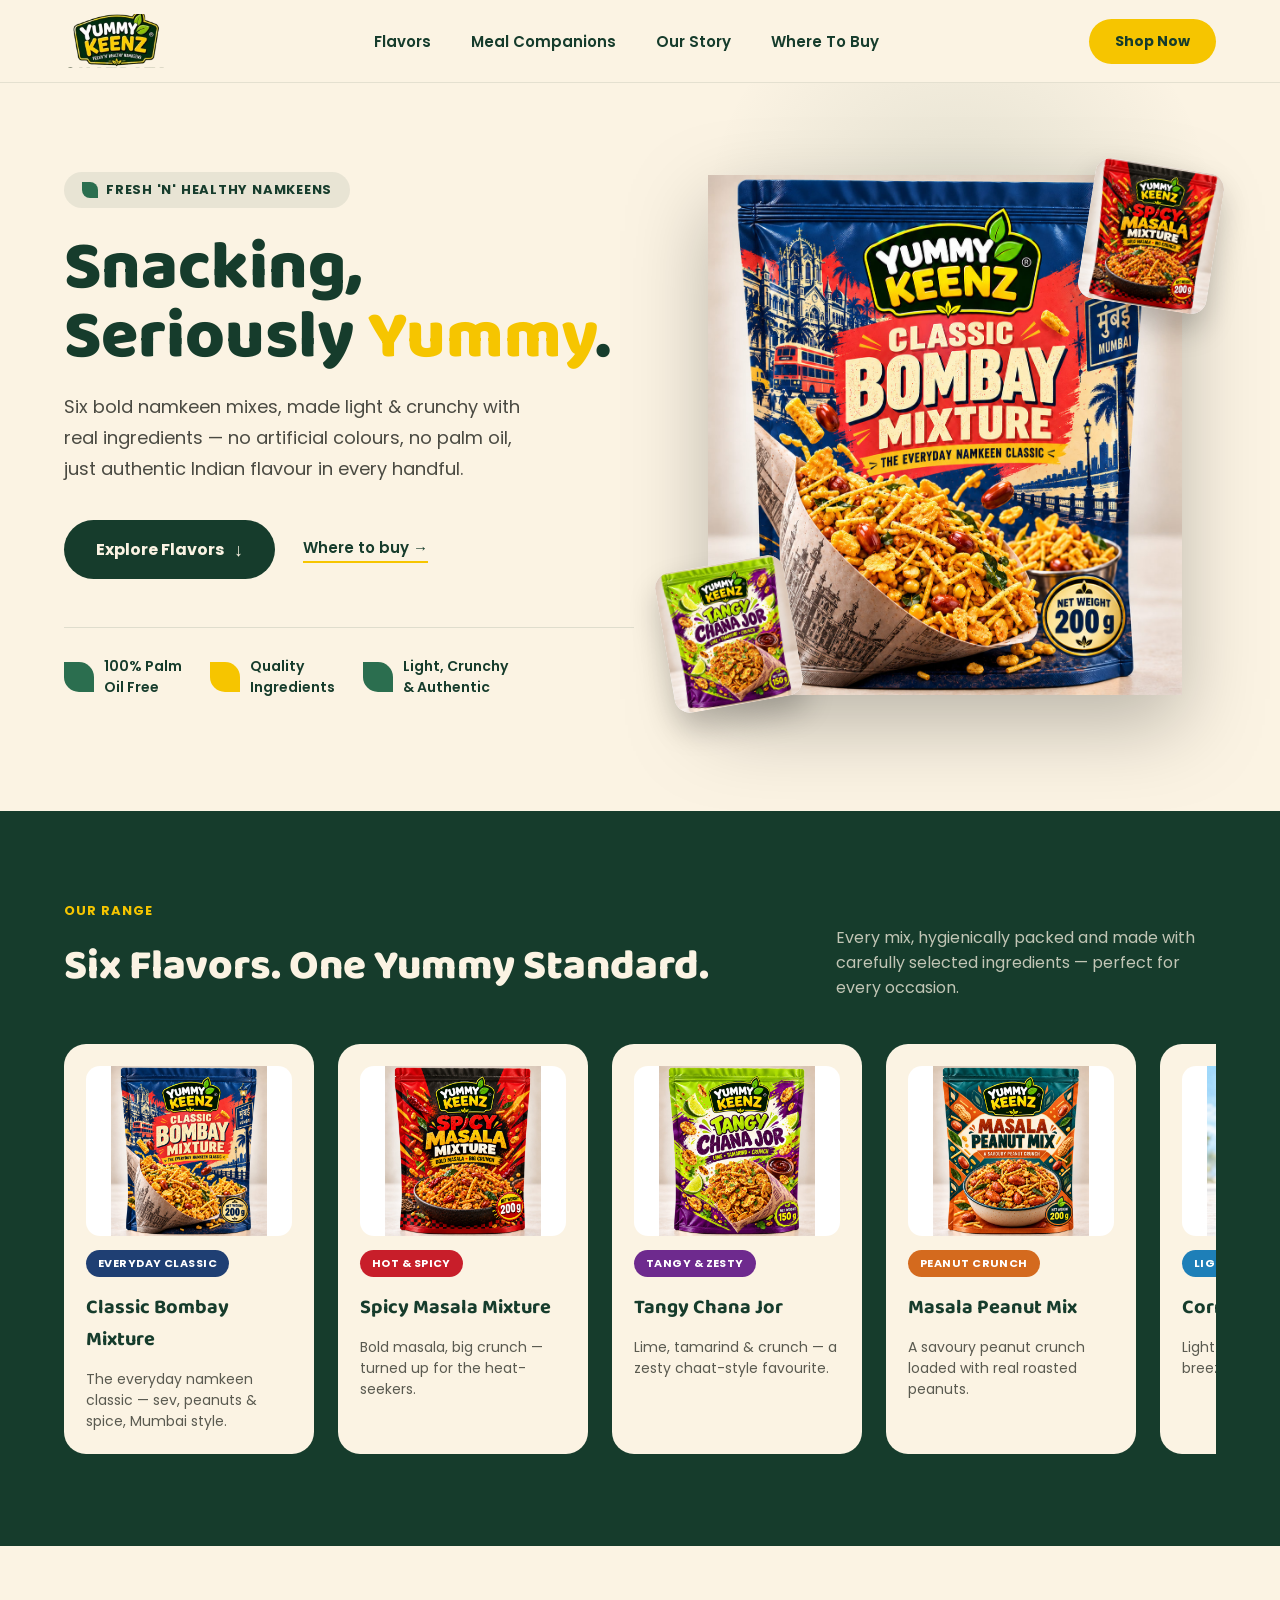
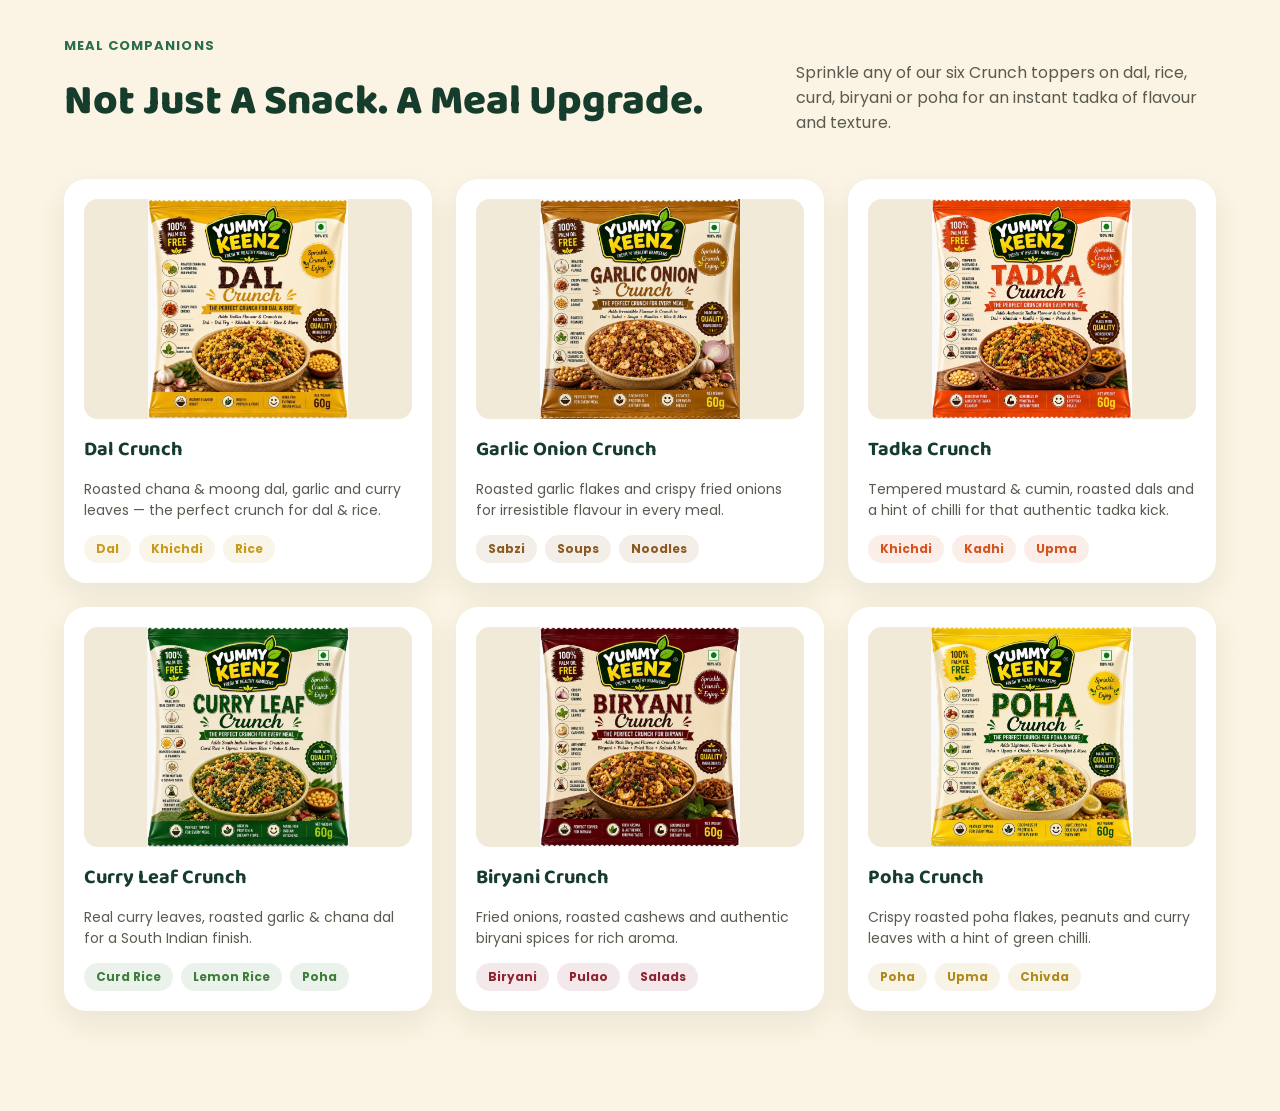
<file: index.html>
<!DOCTYPE html>
<html lang="en">
<head>
<meta charset="utf-8">
<meta name="viewport" content="width=device-width, initial-scale=1">
<title>Yummy Keenz — Snacking, Seriously Yummy</title>
<meta name="description" content="Six bold namkeen mixes, made light &amp; crunchy with real ingredients — no artificial colours, no palm oil, just authentic Indian flavour in every handful.">
<link rel="preconnect" href="https://fonts.googleapis.com">
<link rel="preconnect" href="https://fonts.gstatic.com" crossorigin>
<link href="https://fonts.googleapis.com/css2?family=Baloo+2:wght@600;700;800&family=Poppins:wght@400;500;600;700&display=swap" rel="stylesheet">
<link rel="stylesheet" href="css/styles.css">
</head>
<body>

  <header class="nav">
    <img class="nav__logo" src="assets/yummykeenz-logo.png" alt="Yummy Keenz" />
    <nav class="nav__links" aria-label="Primary">
      <a href="#flavors">Flavors</a>
      <a href="#toppers">Meal Companions</a>
      <a href="#">Our Story</a>
      <a href="#">Where To Buy</a>
    </nav>
    <a href="#flavors" class="btn btn--yellow nav__cta">Shop Now</a>
  </header>

  <main>
    <section class="hero">
      <div class="hero__glow" aria-hidden="true"></div>

      <div class="hero__copy">
        <div class="badge-pill">
          <span class="leaf-dot leaf-dot--green"></span>
          Fresh 'N' Healthy Namkeens
        </div>

        <h1 class="hero__title">
          Snacking,<br />Seriously <span class="accent">Yummy</span>.
        </h1>

        <p class="hero__desc">
          Six bold namkeen mixes, made light &amp; crunchy with real ingredients — no artificial colours, no palm oil, just authentic Indian flavour in every handful.
        </p>

        <div class="hero__actions">
          <a href="#flavors" class="btn btn--dark">
            Explore Flavors
            <span class="btn__arrow">↓</span>
          </a>
          <a href="#" class="link-underline">Where to buy →</a>
        </div>

        <div class="trust-badges">
          <div class="trust-badge">
            <span class="leaf-dot leaf-dot--green leaf-dot--lg"></span>
            <span>100% Palm<br />Oil Free</span>
          </div>
          <div class="trust-badge">
            <span class="leaf-dot leaf-dot--yellow leaf-dot--lg"></span>
            <span>Quality<br />Ingredients</span>
          </div>
          <div class="trust-badge">
            <span class="leaf-dot leaf-dot--green leaf-dot--lg"></span>
            <span>Light, Crunchy<br />&amp; Authentic</span>
          </div>
        </div>
      </div>

      <div class="hero__art">
        <div class="hero__art-disc" aria-hidden="true"></div>
        <img class="hero__art-main" src="assets/flavor1.jpg" alt="Classic Bombay Mixture pack" />
        <img class="hero__art-float hero__art-float--left" src="assets/flavor3.jpg" alt="Tangy Chana Jor pack" />
        <img class="hero__art-float hero__art-float--right" src="assets/flavor2.jpg" alt="Spicy Masala Mixture pack" />
      </div>
    </section>

    <section id="flavors" class="flavors">
      <div class="section-inner">
        <div class="section-head">
          <div>
            <div class="eyebrow eyebrow--yellow">Our Range</div>
            <h2 class="section-title section-title--light">Six Flavors. One Yummy Standard.</h2>
          </div>
          <p class="section-blurb section-blurb--light">Every mix, hygienically packed and made with carefully selected ingredients — perfect for every occasion.</p>
        </div>

        <div class="flavor-row" id="flavor-row"></div>
      </div>
    </section>

    <section id="toppers" class="toppers">
      <div class="section-inner">
        <div class="section-head">
          <div>
            <div class="eyebrow eyebrow--green">Meal Companions</div>
            <h2 class="section-title">Not Just A Snack. A Meal Upgrade.</h2>
          </div>
          <p class="section-blurb">Sprinkle any of our six Crunch toppers on dal, rice, curd, biryani or poha for an instant tadka of flavour and texture.</p>
        </div>

        <div class="topper-grid" id="topper-grid"></div>
      </div>
    </section>
  </main>

  <script src="js/main.js"></script>
</body>
</html>
</file>
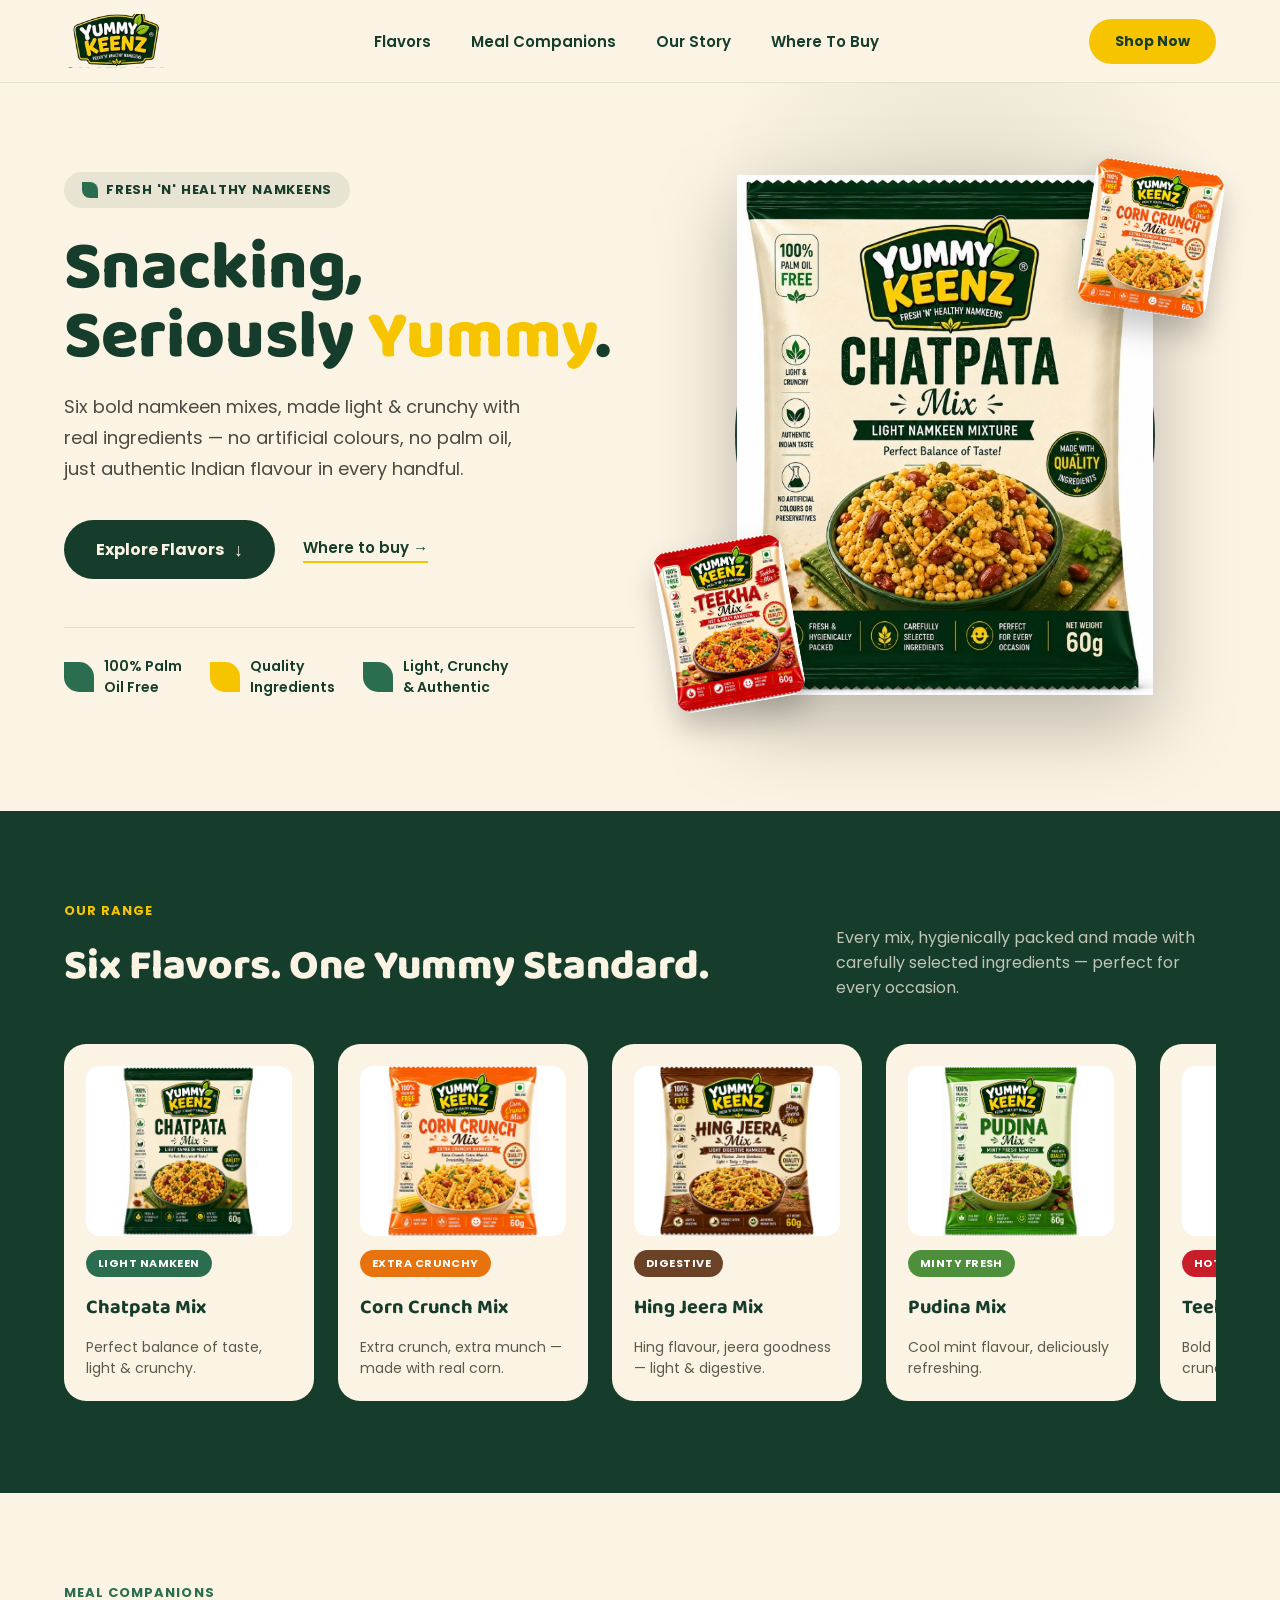
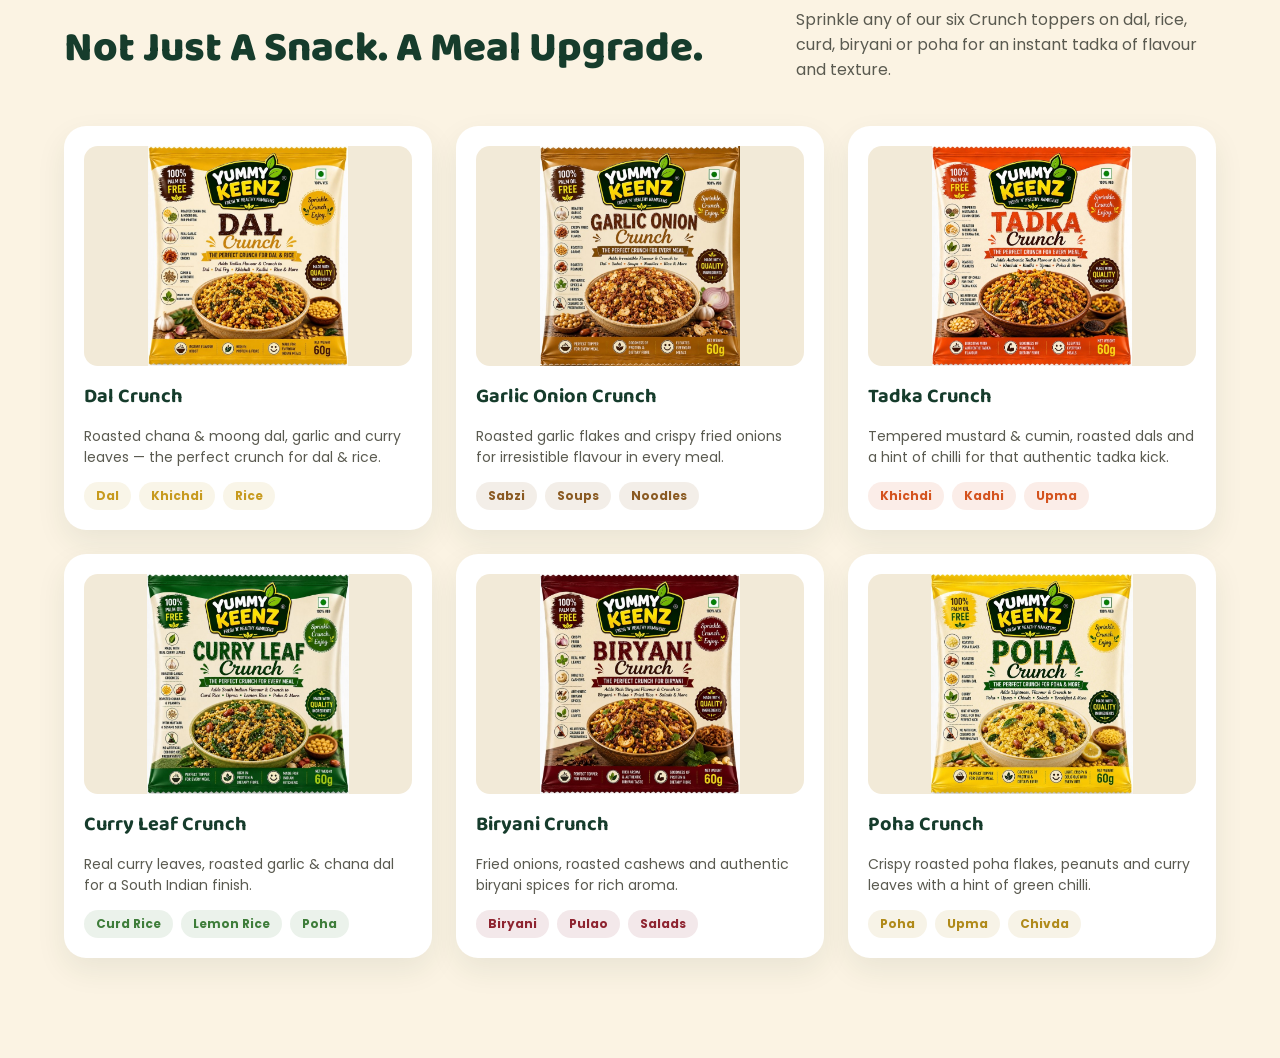
<file: site/index.html>
<!DOCTYPE html>
<html lang="en">
<head>
<meta charset="utf-8">
<meta name="viewport" content="width=device-width, initial-scale=1">
<title>Yummy Keenz — Snacking, Seriously Yummy</title>
<meta name="description" content="Six bold namkeen mixes, made light &amp; crunchy with real ingredients — no artificial colours, no palm oil, just authentic Indian flavour in every handful.">
<link rel="preconnect" href="https://fonts.googleapis.com">
<link rel="preconnect" href="https://fonts.gstatic.com" crossorigin>
<link href="https://fonts.googleapis.com/css2?family=Baloo+2:wght@600;700;800&family=Poppins:wght@400;500;600;700&display=swap" rel="stylesheet">
<link rel="stylesheet" href="css/styles.css">
</head>
<body>

  <header class="nav">
    <img class="nav__logo" src="assets/yummykeenz-logo.png" alt="Yummy Keenz" />
    <nav class="nav__links" aria-label="Primary">
      <a href="#flavors">Flavors</a>
      <a href="#toppers">Meal Companions</a>
      <a href="#">Our Story</a>
      <a href="#">Where To Buy</a>
    </nav>
    <a href="#flavors" class="btn btn--yellow nav__cta">Shop Now</a>
  </header>

  <main>
    <section class="hero">
      <div class="hero__glow" aria-hidden="true"></div>

      <div class="hero__copy">
        <div class="badge-pill">
          <span class="leaf-dot leaf-dot--green"></span>
          Fresh 'N' Healthy Namkeens
        </div>

        <h1 class="hero__title">
          Snacking,<br />Seriously <span class="accent">Yummy</span>.
        </h1>

        <p class="hero__desc">
          Six bold namkeen mixes, made light &amp; crunchy with real ingredients — no artificial colours, no palm oil, just authentic Indian flavour in every handful.
        </p>

        <div class="hero__actions">
          <a href="#flavors" class="btn btn--dark">
            Explore Flavors
            <span class="btn__arrow">↓</span>
          </a>
          <a href="#" class="link-underline">Where to buy →</a>
        </div>

        <div class="trust-badges">
          <div class="trust-badge">
            <span class="leaf-dot leaf-dot--green leaf-dot--lg"></span>
            <span>100% Palm<br />Oil Free</span>
          </div>
          <div class="trust-badge">
            <span class="leaf-dot leaf-dot--yellow leaf-dot--lg"></span>
            <span>Quality<br />Ingredients</span>
          </div>
          <div class="trust-badge">
            <span class="leaf-dot leaf-dot--green leaf-dot--lg"></span>
            <span>Light, Crunchy<br />&amp; Authentic</span>
          </div>
        </div>
      </div>

      <div class="hero__art">
        <div class="hero__art-disc" aria-hidden="true"></div>
        <img class="hero__art-main" src="assets/yk1.jpg" alt="Yummy Keenz Chatpata Mix pack" />
        <img class="hero__art-float hero__art-float--left" src="assets/yk5.jpg" alt="Yummy Keenz Teekha Mix pack" />
        <img class="hero__art-float hero__art-float--right" src="assets/yk2.jpg" alt="Yummy Keenz Corn Crunch Mix pack" />
      </div>
    </section>

    <section id="flavors" class="flavors">
      <div class="section-inner">
        <div class="section-head">
          <div>
            <div class="eyebrow eyebrow--yellow">Our Range</div>
            <h2 class="section-title section-title--light">Six Flavors. One Yummy Standard.</h2>
          </div>
          <p class="section-blurb section-blurb--light">Every mix, hygienically packed and made with carefully selected ingredients — perfect for every occasion.</p>
        </div>

        <div class="flavor-row" id="flavor-row"></div>
      </div>
    </section>

    <section id="toppers" class="toppers">
      <div class="section-inner">
        <div class="section-head">
          <div>
            <div class="eyebrow eyebrow--green">Meal Companions</div>
            <h2 class="section-title">Not Just A Snack. A Meal Upgrade.</h2>
          </div>
          <p class="section-blurb">Sprinkle any of our six Crunch toppers on dal, rice, curd, biryani or poha for an instant tadka of flavour and texture.</p>
        </div>

        <div class="topper-grid" id="topper-grid"></div>
      </div>
    </section>
  </main>

  <script src="js/main.js"></script>
</body>
</html>
</file>
<file: css/styles.css>
:root {
  --cream: #FBF3E3;
  --dark-green: #163C2C;
  --mid-green: #2B6E4F;
  --yellow: #F6C500;
  --body-text: #4a4a42;
  --muted-text: #5a5a50;
}

* {
  box-sizing: border-box;
}

body {
  margin: 0;
  background: var(--cream);
  color: #1a1a1a;
  font-family: 'Poppins', sans-serif;
  overflow-x: hidden;
}

a {
  color: var(--dark-green);
  text-decoration: none;
}

a:hover {
  color: var(--yellow);
}

img {
  max-width: 100%;
  display: block;
}

::-webkit-scrollbar {
  height: 8px;
}

::-webkit-scrollbar-thumb {
  background: rgba(255, 255, 255, 0.3);
  border-radius: 4px;
}

/* Shared */

.leaf-dot {
  display: inline-block;
  flex: none;
  border-radius: 0 50% 0 50%;
}

.leaf-dot--green { background: var(--mid-green); }
.leaf-dot--yellow { background: var(--yellow); }

.leaf-dot { width: 16px; height: 16px; }
.leaf-dot--lg { width: 30px; height: 30px; }

.btn {
  display: inline-flex;
  align-items: center;
  gap: 10px;
  border-radius: 999px;
  font-weight: 700;
  white-space: nowrap;
}

.btn--yellow {
  background: var(--yellow);
  color: var(--dark-green);
  padding: 12px 26px;
  font-size: 14px;
}

.btn--dark {
  background: var(--dark-green);
  color: var(--cream);
  padding: 16px 32px;
  font-size: 16px;
}

.btn__arrow {
  font-size: 18px;
}

.link-underline {
  font-weight: 600;
  font-size: 15px;
  color: var(--dark-green);
  border-bottom: 2px solid var(--yellow);
  padding-bottom: 2px;
}

.section-inner {
  max-width: 1440px;
  margin: 0 auto;
}

.section-head {
  display: flex;
  justify-content: space-between;
  align-items: flex-end;
  gap: 24px;
  flex-wrap: wrap;
  margin-bottom: 44px;
}

.eyebrow {
  font-size: 13px;
  font-weight: 700;
  letter-spacing: 0.08em;
  text-transform: uppercase;
  margin-bottom: 12px;
}

.eyebrow--yellow { color: var(--yellow); }
.eyebrow--green { color: var(--mid-green); }

.section-title {
  font-family: 'Baloo 2', sans-serif;
  font-weight: 800;
  font-size: 42px;
  color: var(--dark-green);
  margin: 0;
}

.section-title--light { color: var(--cream); }

.section-blurb {
  color: var(--muted-text);
  font-size: 16px;
  max-width: 420px;
  margin: 0;
}

.section-blurb--light {
  color: rgba(251, 243, 227, 0.75);
  max-width: 380px;
}

/* Nav */

.nav {
  position: sticky;
  top: 0;
  z-index: 20;
  display: flex;
  align-items: center;
  justify-content: space-between;
  gap: 24px;
  padding: 14px 64px;
  background: var(--cream);
  border-bottom: 1px solid rgba(22, 60, 44, 0.1);
}

.nav__logo {
  height: 54px;
  object-fit: contain;
}

.nav__links {
  display: flex;
  align-items: center;
  gap: 40px;
  flex-wrap: wrap;
}

.nav__links a {
  font-size: 15px;
  font-weight: 600;
  color: var(--dark-green);
}

.nav__cta {
  flex: none;
}

/* Hero */

.hero {
  position: relative;
  max-width: 1440px;
  margin: 0 auto;
  display: grid;
  grid-template-columns: 1.05fr 1fr;
  gap: 40px;
  align-items: center;
  padding: 72px 64px 96px;
}

.hero__glow {
  position: absolute;
  top: -120px;
  right: 60px;
  width: 520px;
  height: 520px;
  border-radius: 50%;
  background: radial-gradient(circle, rgba(22, 60, 44, 0.10), rgba(22, 60, 44, 0) 70%);
  z-index: 0;
}

.hero__copy {
  position: relative;
  z-index: 1;
}

.badge-pill {
  display: inline-flex;
  align-items: center;
  gap: 8px;
  background: rgba(22, 60, 44, 0.08);
  color: var(--dark-green);
  padding: 8px 18px;
  border-radius: 999px;
  font-size: 13px;
  font-weight: 700;
  letter-spacing: 0.06em;
  text-transform: uppercase;
}

.hero__title {
  font-family: 'Baloo 2', sans-serif;
  font-weight: 800;
  font-size: 68px;
  line-height: 1.02;
  color: var(--dark-green);
  margin: 26px 0 20px;
}

.hero__title .accent {
  color: var(--yellow);
}

.hero__desc {
  font-size: 18px;
  line-height: 1.7;
  color: var(--body-text);
  max-width: 460px;
  margin: 0 0 36px;
}

.hero__actions {
  display: flex;
  align-items: center;
  gap: 28px;
  flex-wrap: wrap;
  margin-bottom: 48px;
}

.trust-badges {
  display: flex;
  gap: 28px;
  padding-top: 28px;
  border-top: 1px solid rgba(22, 60, 44, 0.12);
  flex-wrap: wrap;
}

.trust-badge {
  display: flex;
  align-items: center;
  gap: 10px;
  font-size: 14px;
  font-weight: 600;
  color: var(--dark-green);
}

.hero__art {
  position: relative;
  z-index: 1;
  display: flex;
  justify-content: center;
  align-items: center;
  height: 560px;
}

.hero__art-disc {
  position: absolute;
  width: 420px;
  height: 420px;
  background: var(--dark-green);
  border-radius: 50%;
  opacity: 0.94;
}

.hero__art-main {
  position: relative;
  height: 520px;
  width: auto;
  object-fit: contain;
  filter: drop-shadow(0 30px 40px rgba(0, 0, 0, 0.25));
}

.hero__art-float {
  position: absolute;
  width: 130px;
  object-fit: contain;
  border-radius: 16px;
  box-shadow: 0 16px 30px rgba(0, 0, 0, 0.22);
  background: #fff;
}

.hero__art-float--left {
  bottom: 10px;
  left: -10px;
  transform: rotate(-10deg);
}

.hero__art-float--right {
  top: 10px;
  right: 0;
  transform: rotate(9deg);
}

/* Flavors */

.flavors {
  background: var(--dark-green);
  padding: 90px 64px 80px;
}

.flavor-row {
  display: flex;
  gap: 24px;
  overflow-x: auto;
  padding-bottom: 12px;
  scroll-snap-type: x mandatory;
}

.flavor-card {
  flex: none;
  width: 250px;
  scroll-snap-align: start;
  background: var(--cream);
  border-radius: 22px;
  padding: 22px;
  display: flex;
  flex-direction: column;
  gap: 14px;
}

.flavor-card__img-wrap {
  height: 170px;
  display: flex;
  align-items: center;
  justify-content: center;
  background: #fff;
  border-radius: 14px;
  overflow: hidden;
}

.flavor-card__img-wrap img {
  width: 100%;
  height: 100%;
  object-fit: contain;
}

.flavor-card__tag {
  display: inline-flex;
  align-self: flex-start;
  color: #fff;
  font-size: 11px;
  font-weight: 700;
  letter-spacing: 0.04em;
  text-transform: uppercase;
  padding: 5px 12px;
  border-radius: 999px;
}

.flavor-card__name {
  font-family: 'Baloo 2', sans-serif;
  font-weight: 700;
  font-size: 20px;
  color: var(--dark-green);
}

.flavor-card__tagline {
  font-size: 14px;
  color: var(--muted-text);
  line-height: 1.5;
}

/* Meal companions / toppers */

.toppers {
  background: var(--cream);
  padding: 90px 64px 100px;
}

.topper-grid {
  display: grid;
  grid-template-columns: repeat(3, 1fr);
  gap: 24px;
}

.topper-card {
  background: #fff;
  border-radius: 22px;
  padding: 20px;
  display: flex;
  flex-direction: column;
  gap: 14px;
  box-shadow: 0 12px 30px rgba(22, 60, 44, 0.08);
}

.topper-card__img-wrap {
  height: 220px;
  border-radius: 14px;
  overflow: hidden;
  background: #f2ead8;
  display: flex;
  align-items: center;
  justify-content: center;
}

.topper-card__img-wrap img {
  width: 100%;
  height: 100%;
  object-fit: contain;
}

.topper-card__name {
  font-family: 'Baloo 2', sans-serif;
  font-weight: 700;
  font-size: 20px;
  color: var(--dark-green);
}

.topper-card__tagline {
  font-size: 14px;
  color: var(--muted-text);
  line-height: 1.5;
}

.topper-card__pairs {
  display: flex;
  gap: 8px;
  flex-wrap: wrap;
  margin-top: auto;
}

.topper-card__pairs span {
  font-size: 12px;
  font-weight: 700;
  padding: 5px 12px;
  border-radius: 999px;
}

/* Responsive */

@media (max-width: 980px) {
  .nav {
    padding: 14px 32px;
  }

  .nav__links {
    gap: 20px;
  }

  .hero {
    grid-template-columns: 1fr;
    padding: 48px 32px 64px;
  }

  .hero__art {
    order: -1;
    height: 420px;
  }

  .hero__title {
    font-size: 48px;
  }

  .flavors,
  .toppers {
    padding-left: 32px;
    padding-right: 32px;
  }

  .topper-grid {
    grid-template-columns: repeat(2, 1fr);
  }
}

@media (max-width: 640px) {
  .nav {
    flex-wrap: wrap;
    padding: 14px 20px;
    row-gap: 12px;
  }

  .nav__links {
    order: 3;
    width: 100%;
    justify-content: center;
    gap: 16px 24px;
  }

  .hero {
    padding: 40px 20px 56px;
  }

  .hero__title {
    font-size: 38px;
  }

  .hero__desc {
    max-width: none;
  }

  .hero__actions {
    gap: 20px;
  }

  .flavors,
  .toppers {
    padding-left: 20px;
    padding-right: 20px;
  }

  .topper-grid {
    grid-template-columns: 1fr;
  }
}
</file>
<file: site/css/styles.css>
:root {
  --cream: #FBF3E3;
  --dark-green: #163C2C;
  --mid-green: #2B6E4F;
  --yellow: #F6C500;
  --body-text: #4a4a42;
  --muted-text: #5a5a50;
}

* {
  box-sizing: border-box;
}

body {
  margin: 0;
  background: var(--cream);
  color: #1a1a1a;
  font-family: 'Poppins', sans-serif;
  overflow-x: hidden;
}

a {
  color: var(--dark-green);
  text-decoration: none;
}

a:hover {
  color: var(--yellow);
}

img {
  max-width: 100%;
  display: block;
}

::-webkit-scrollbar {
  height: 8px;
}

::-webkit-scrollbar-thumb {
  background: rgba(255, 255, 255, 0.3);
  border-radius: 4px;
}

/* Shared */

.leaf-dot {
  display: inline-block;
  flex: none;
  border-radius: 0 50% 0 50%;
}

.leaf-dot--green { background: var(--mid-green); }
.leaf-dot--yellow { background: var(--yellow); }

.leaf-dot { width: 16px; height: 16px; }
.leaf-dot--lg { width: 30px; height: 30px; }

.btn {
  display: inline-flex;
  align-items: center;
  gap: 10px;
  border-radius: 999px;
  font-weight: 700;
  white-space: nowrap;
}

.btn--yellow {
  background: var(--yellow);
  color: var(--dark-green);
  padding: 12px 26px;
  font-size: 14px;
}

.btn--dark {
  background: var(--dark-green);
  color: var(--cream);
  padding: 16px 32px;
  font-size: 16px;
}

.btn__arrow {
  font-size: 18px;
}

.link-underline {
  font-weight: 600;
  font-size: 15px;
  color: var(--dark-green);
  border-bottom: 2px solid var(--yellow);
  padding-bottom: 2px;
}

.section-inner {
  max-width: 1440px;
  margin: 0 auto;
}

.section-head {
  display: flex;
  justify-content: space-between;
  align-items: flex-end;
  gap: 24px;
  flex-wrap: wrap;
  margin-bottom: 44px;
}

.eyebrow {
  font-size: 13px;
  font-weight: 700;
  letter-spacing: 0.08em;
  text-transform: uppercase;
  margin-bottom: 12px;
}

.eyebrow--yellow { color: var(--yellow); }
.eyebrow--green { color: var(--mid-green); }

.section-title {
  font-family: 'Baloo 2', sans-serif;
  font-weight: 800;
  font-size: 42px;
  color: var(--dark-green);
  margin: 0;
}

.section-title--light { color: var(--cream); }

.section-blurb {
  color: var(--muted-text);
  font-size: 16px;
  max-width: 420px;
  margin: 0;
}

.section-blurb--light {
  color: rgba(251, 243, 227, 0.75);
  max-width: 380px;
}

/* Nav */

.nav {
  position: sticky;
  top: 0;
  z-index: 20;
  display: flex;
  align-items: center;
  justify-content: space-between;
  gap: 24px;
  padding: 14px 64px;
  background: var(--cream);
  border-bottom: 1px solid rgba(22, 60, 44, 0.1);
}

.nav__logo {
  height: 54px;
  object-fit: contain;
}

.nav__links {
  display: flex;
  align-items: center;
  gap: 40px;
  flex-wrap: wrap;
}

.nav__links a {
  font-size: 15px;
  font-weight: 600;
  color: var(--dark-green);
}

.nav__cta {
  flex: none;
}

/* Hero */

.hero {
  position: relative;
  max-width: 1440px;
  margin: 0 auto;
  display: grid;
  grid-template-columns: 1.05fr 1fr;
  gap: 40px;
  align-items: center;
  padding: 72px 64px 96px;
}

.hero__glow {
  position: absolute;
  top: -120px;
  right: 60px;
  width: 520px;
  height: 520px;
  border-radius: 50%;
  background: radial-gradient(circle, rgba(22, 60, 44, 0.10), rgba(22, 60, 44, 0) 70%);
  z-index: 0;
}

.hero__copy {
  position: relative;
  z-index: 1;
}

.badge-pill {
  display: inline-flex;
  align-items: center;
  gap: 8px;
  background: rgba(22, 60, 44, 0.08);
  color: var(--dark-green);
  padding: 8px 18px;
  border-radius: 999px;
  font-size: 13px;
  font-weight: 700;
  letter-spacing: 0.06em;
  text-transform: uppercase;
}

.hero__title {
  font-family: 'Baloo 2', sans-serif;
  font-weight: 800;
  font-size: 68px;
  line-height: 1.02;
  color: var(--dark-green);
  margin: 26px 0 20px;
}

.hero__title .accent {
  color: var(--yellow);
}

.hero__desc {
  font-size: 18px;
  line-height: 1.7;
  color: var(--body-text);
  max-width: 460px;
  margin: 0 0 36px;
}

.hero__actions {
  display: flex;
  align-items: center;
  gap: 28px;
  flex-wrap: wrap;
  margin-bottom: 48px;
}

.trust-badges {
  display: flex;
  gap: 28px;
  padding-top: 28px;
  border-top: 1px solid rgba(22, 60, 44, 0.12);
  flex-wrap: wrap;
}

.trust-badge {
  display: flex;
  align-items: center;
  gap: 10px;
  font-size: 14px;
  font-weight: 600;
  color: var(--dark-green);
}

.hero__art {
  position: relative;
  z-index: 1;
  display: flex;
  justify-content: center;
  align-items: center;
  height: 560px;
}

.hero__art-disc {
  position: absolute;
  width: 420px;
  height: 420px;
  background: var(--dark-green);
  border-radius: 50%;
  opacity: 0.94;
}

.hero__art-main {
  position: relative;
  height: 520px;
  width: auto;
  object-fit: contain;
  filter: drop-shadow(0 30px 40px rgba(0, 0, 0, 0.25));
}

.hero__art-float {
  position: absolute;
  width: 130px;
  object-fit: contain;
  border-radius: 16px;
  box-shadow: 0 16px 30px rgba(0, 0, 0, 0.22);
  background: #fff;
}

.hero__art-float--left {
  bottom: 10px;
  left: -10px;
  transform: rotate(-10deg);
}

.hero__art-float--right {
  top: 10px;
  right: 0;
  transform: rotate(9deg);
}

/* Flavors */

.flavors {
  background: var(--dark-green);
  padding: 90px 64px 80px;
}

.flavor-row {
  display: flex;
  gap: 24px;
  overflow-x: auto;
  padding-bottom: 12px;
  scroll-snap-type: x mandatory;
}

.flavor-card {
  flex: none;
  width: 250px;
  scroll-snap-align: start;
  background: var(--cream);
  border-radius: 22px;
  padding: 22px;
  display: flex;
  flex-direction: column;
  gap: 14px;
}

.flavor-card__img-wrap {
  height: 170px;
  display: flex;
  align-items: center;
  justify-content: center;
  background: #fff;
  border-radius: 14px;
  overflow: hidden;
}

.flavor-card__img-wrap img {
  width: 100%;
  height: 100%;
  object-fit: contain;
}

.flavor-card__tag {
  display: inline-flex;
  align-self: flex-start;
  color: #fff;
  font-size: 11px;
  font-weight: 700;
  letter-spacing: 0.04em;
  text-transform: uppercase;
  padding: 5px 12px;
  border-radius: 999px;
}

.flavor-card__name {
  font-family: 'Baloo 2', sans-serif;
  font-weight: 700;
  font-size: 20px;
  color: var(--dark-green);
}

.flavor-card__tagline {
  font-size: 14px;
  color: var(--muted-text);
  line-height: 1.5;
}

/* Meal companions / toppers */

.toppers {
  background: var(--cream);
  padding: 90px 64px 100px;
}

.topper-grid {
  display: grid;
  grid-template-columns: repeat(3, 1fr);
  gap: 24px;
}

.topper-card {
  background: #fff;
  border-radius: 22px;
  padding: 20px;
  display: flex;
  flex-direction: column;
  gap: 14px;
  box-shadow: 0 12px 30px rgba(22, 60, 44, 0.08);
}

.topper-card__img-wrap {
  height: 220px;
  border-radius: 14px;
  overflow: hidden;
  background: #f2ead8;
  display: flex;
  align-items: center;
  justify-content: center;
}

.topper-card__img-wrap img {
  width: 100%;
  height: 100%;
  object-fit: contain;
}

.topper-card__name {
  font-family: 'Baloo 2', sans-serif;
  font-weight: 700;
  font-size: 20px;
  color: var(--dark-green);
}

.topper-card__tagline {
  font-size: 14px;
  color: var(--muted-text);
  line-height: 1.5;
}

.topper-card__pairs {
  display: flex;
  gap: 8px;
  flex-wrap: wrap;
  margin-top: auto;
}

.topper-card__pairs span {
  font-size: 12px;
  font-weight: 700;
  padding: 5px 12px;
  border-radius: 999px;
}

/* Responsive */

@media (max-width: 980px) {
  .nav {
    padding: 14px 32px;
  }

  .nav__links {
    gap: 20px;
  }

  .hero {
    grid-template-columns: 1fr;
    padding: 48px 32px 64px;
  }

  .hero__art {
    order: -1;
    height: 420px;
  }

  .hero__title {
    font-size: 48px;
  }

  .flavors,
  .toppers {
    padding-left: 32px;
    padding-right: 32px;
  }

  .topper-grid {
    grid-template-columns: repeat(2, 1fr);
  }
}

@media (max-width: 640px) {
  .nav {
    flex-wrap: wrap;
    padding: 14px 20px;
    row-gap: 12px;
  }

  .nav__links {
    order: 3;
    width: 100%;
    justify-content: center;
    gap: 16px 24px;
  }

  .hero {
    padding: 40px 20px 56px;
  }

  .hero__title {
    font-size: 38px;
  }

  .hero__desc {
    max-width: none;
  }

  .hero__actions {
    gap: 20px;
  }

  .flavors,
  .toppers {
    padding-left: 20px;
    padding-right: 20px;
  }

  .topper-grid {
    grid-template-columns: 1fr;
  }
}
</file>
